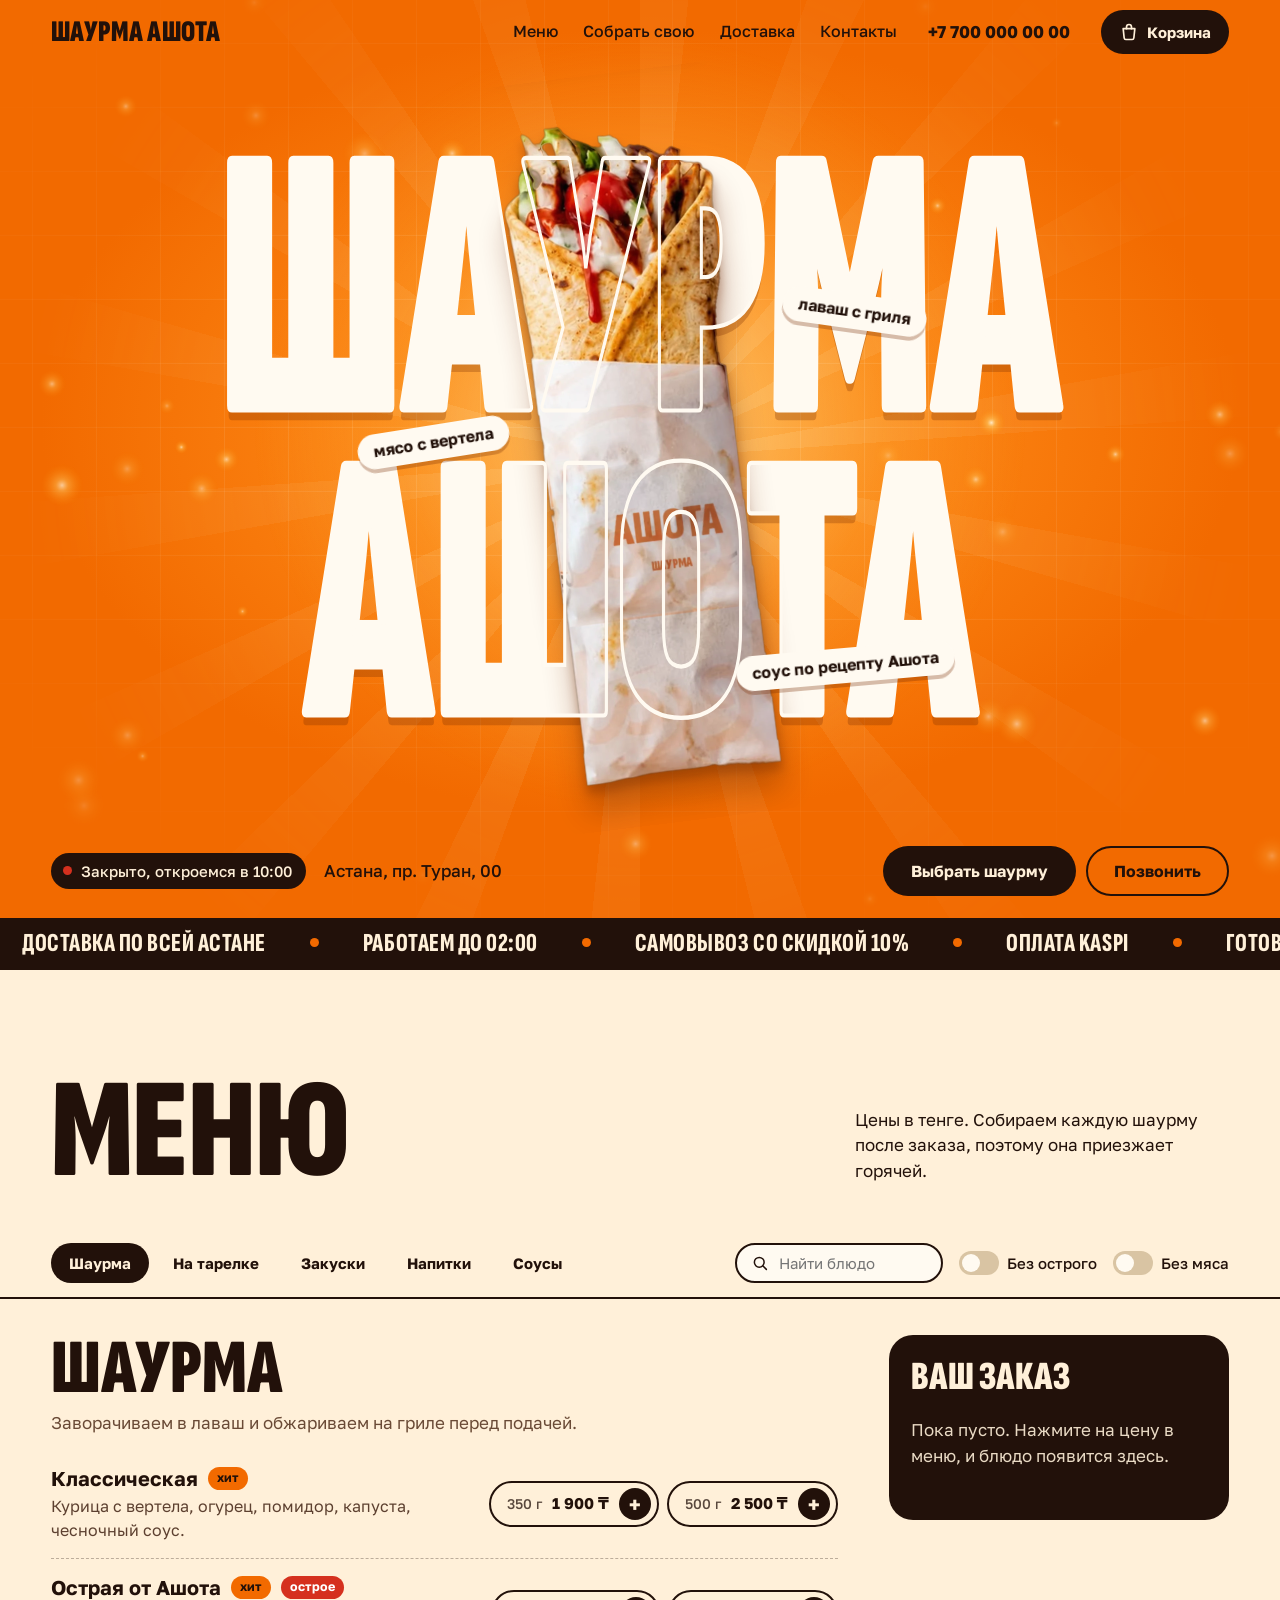
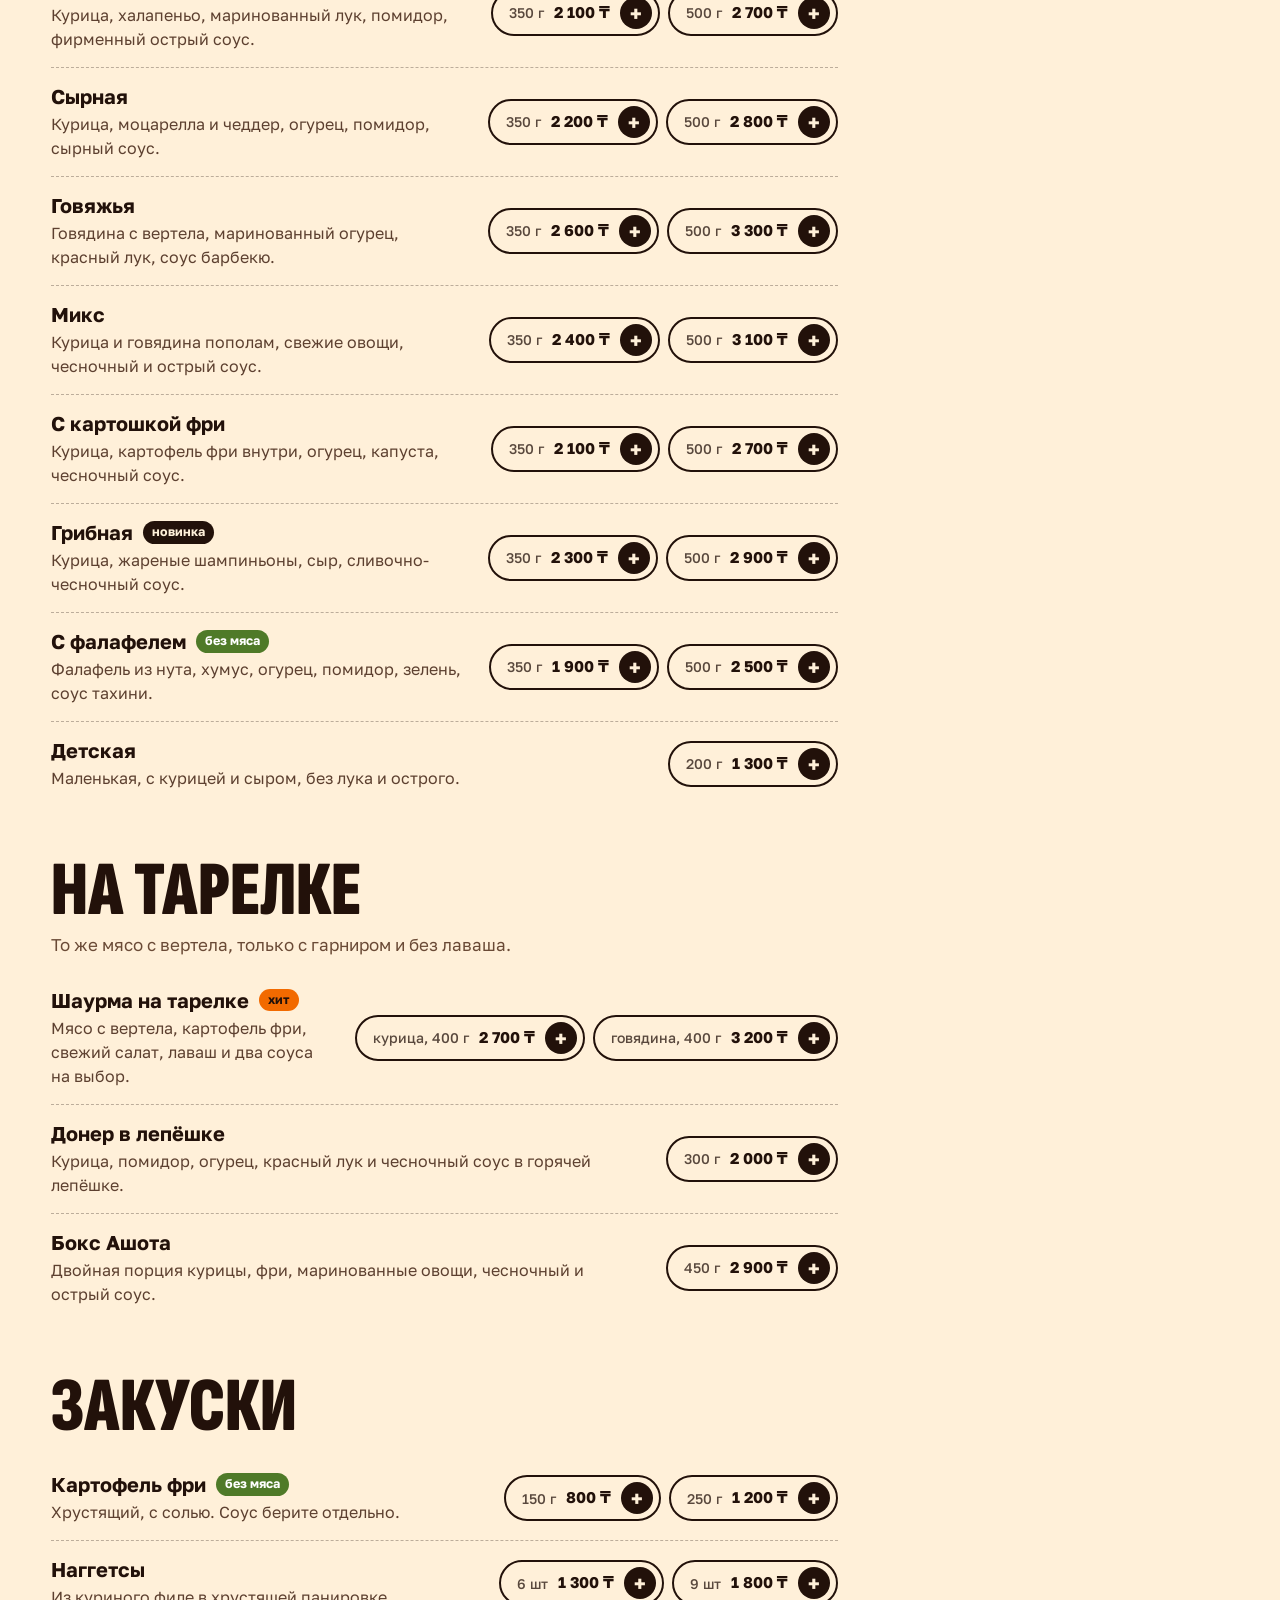
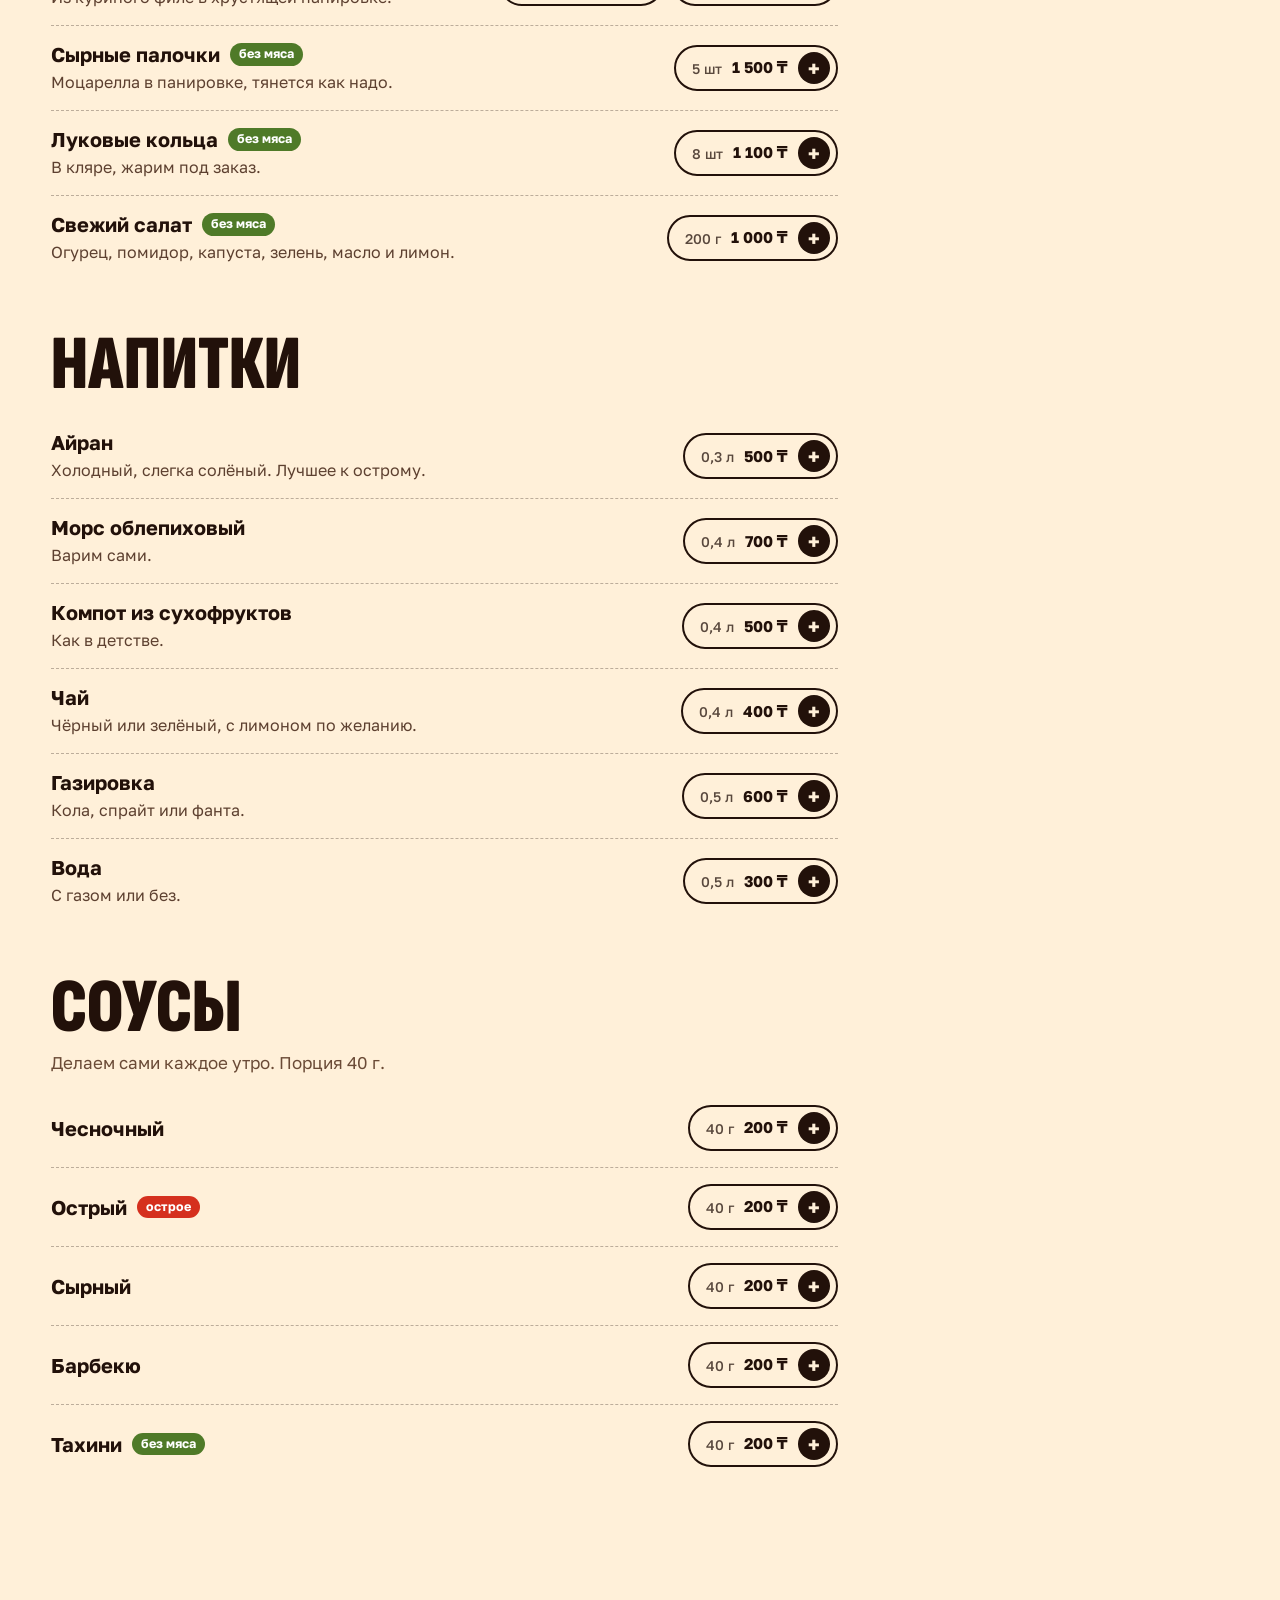
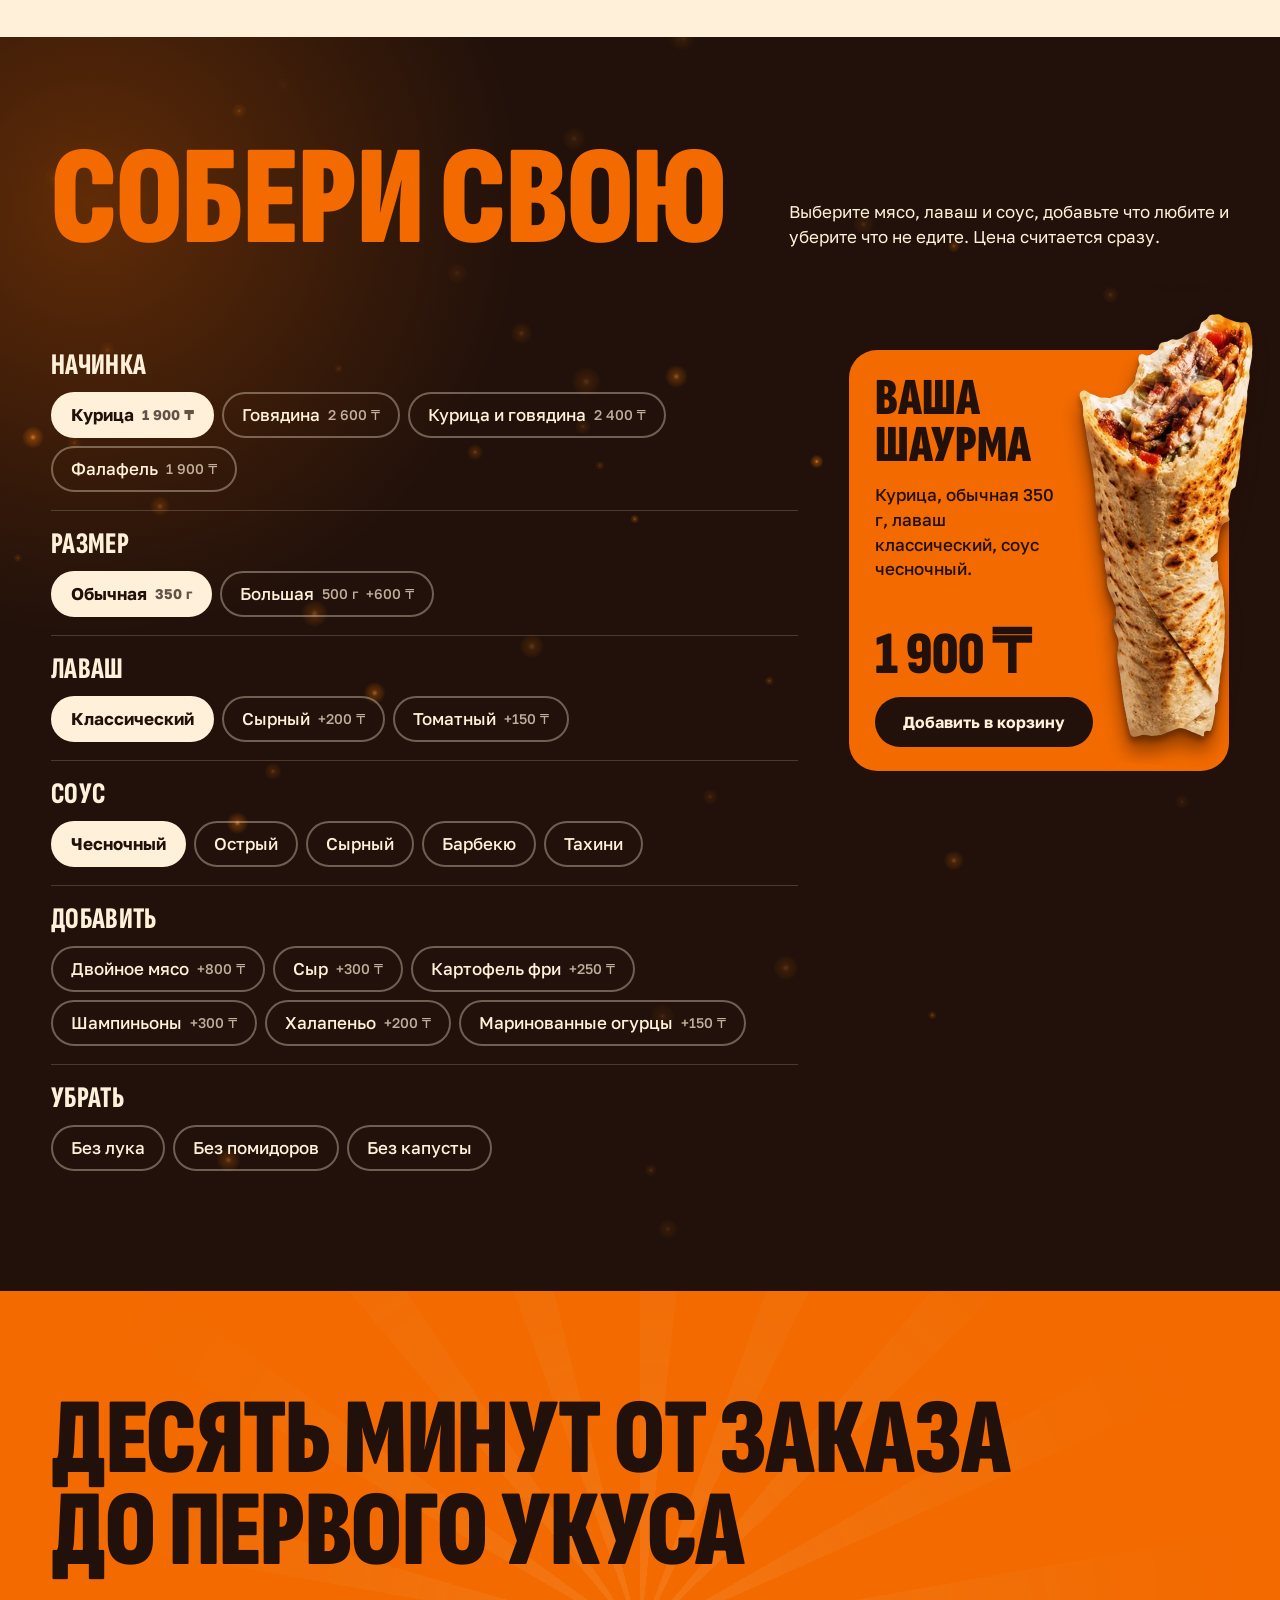
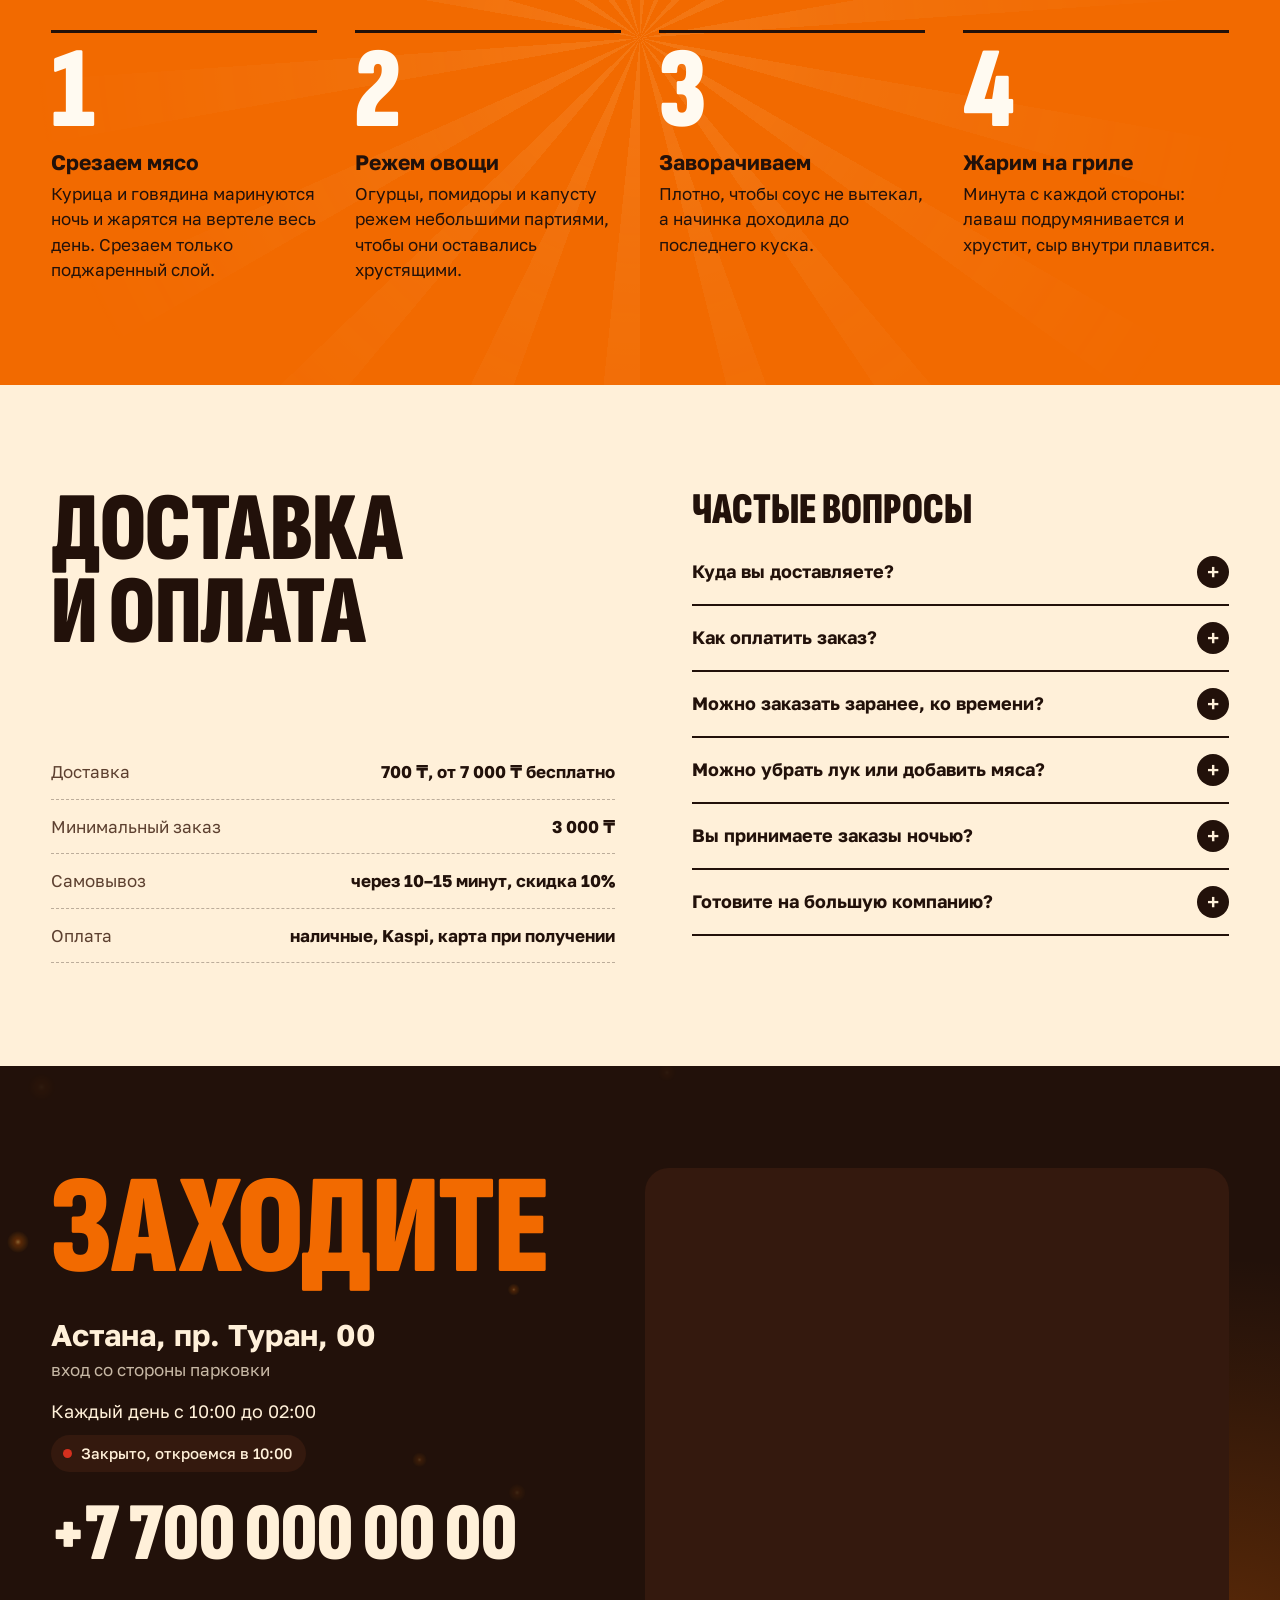
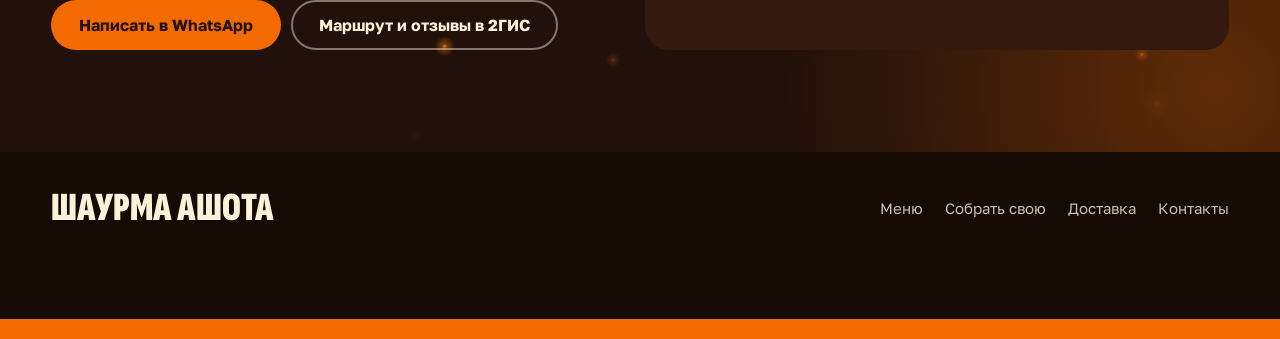
<file: index.html>
<!doctype html>
<html lang="ru">
<head>
<meta charset="utf-8">
<meta name="viewport" content="width=device-width, initial-scale=1, viewport-fit=cover">
<script>document.documentElement.classList.add('js');if(matchMedia('(pointer:coarse)').matches||innerWidth<760)document.documentElement.classList.add('lite')</script>
<title>Шаурма Ашота — горячая шаурма с доставкой по Астане</title>
<meta name="description" content="Шаурма Ашота в Астане: мясо с вертела, лаваш с гриля, соусы собственного приготовления. Доставка за 30–50 минут и самовывоз каждый день до 02:00.">
<meta name="theme-color" content="#f26a00">
<meta name="format-detection" content="telephone=no, date=no, address=no, email=no">
<meta property="og:type" content="website">
<meta property="og:locale" content="ru_KZ">
<meta property="og:title" content="Шаурма Ашота — горячая шаурма в Астане">
<meta property="og:description" content="Мясо с вертела, лаваш с гриля, соусы собственного приготовления. Доставка и самовывоз до 02:00.">
<meta property="og:image" content="assets/img/og.jpg">
<meta name="twitter:card" content="summary_large_image">
<link rel="icon" href="assets/img/favicon.svg" type="image/svg+xml">
<link rel="manifest" href="manifest.webmanifest">
<link rel="preload" href="assets/fonts/sofia-sans-extra-condensed-cyrillic-900-normal.woff2" as="font" type="font/woff2" crossorigin>
<link rel="preload" href="assets/img/shawarma.webp" as="image" imagesrcset="assets/img/shawarma-450.webp 406w, assets/img/shawarma.webp 813w" imagesizes="(max-width: 700px) 60vw, 420px">
<link rel="stylesheet" href="css/style.css">
</head>
<body>

<a class="skip" href="#menu">Перейти к меню</a>

<header class="top" id="header">
  <a class="top__logo" href="#top" aria-label="Шаурма Ашота, наверх">Шаурма Ашота</a>
  <nav class="top__nav" id="nav" aria-label="Разделы сайта">
    <a href="#menu">Меню</a>
    <a href="#build">Собрать свою</a>
    <a href="#delivery">Доставка</a>
    <a href="#contacts">Контакты</a>
  </nav>
  <a class="top__phone" data-phone-link href="tel:+77000000000"><span data-phone>+7 700 000 00 00</span></a>
  <button class="top__cart" type="button" data-open-cart aria-haspopup="dialog">
    <svg viewBox="0 0 24 24" width="20" height="20" aria-hidden="true"><path d="M5 8h14l-1.2 11.2a2 2 0 0 1-2 1.8H8.2a2 2 0 0 1-2-1.8L5 8Z" fill="none" stroke="currentColor" stroke-width="2" stroke-linejoin="round"/><path d="M9 8V6a3 3 0 0 1 6 0v2" fill="none" stroke="currentColor" stroke-width="2" stroke-linecap="round"/></svg>
    <span>Корзина</span>
    <b class="top__count" data-cart-count hidden>0</b>
  </button>
  <button class="top__burger" type="button" id="burger" aria-expanded="false" aria-controls="nav" aria-label="Открыть разделы">
    <span></span><span></span>
  </button>
</header>

<main>

<!-- главный экран -->
<section class="hero" id="top">
  <div class="hero__rays" aria-hidden="true"></div>
  <div class="hero__glow" aria-hidden="true"></div>
  <canvas class="fx" data-fx="hero" aria-hidden="true"></canvas>
  <div class="hero__stage" id="stage">
    <h1 class="hero__title">
      <span class="hero__word hero__word--top">Шаурма</span>
      <span class="hero__word hero__word--bottom">Ашота</span>
    </h1>

    <picture class="hero__photo" id="heroPhoto">
      <img src="assets/img/shawarma.webp"
           srcset="assets/img/shawarma-450.webp 406w, assets/img/shawarma.webp 813w"
           sizes="(max-width: 700px) 60vw, 420px"
           width="813" height="2000" alt="Шаурма с курицей, овощами и соусом в фирменной бумаге" fetchpriority="high">
    </picture>

    <!-- контур букв поверх фото -->
    <div class="hero__title hero__title--outline" aria-hidden="true">
      <span class="hero__word hero__word--top">Шаурма</span>
      <span class="hero__word hero__word--bottom">Ашота</span>
    </div>

    <span class="sticker sticker--a">мясо с вертела</span>
    <span class="sticker sticker--b">лаваш с гриля</span>
    <span class="sticker sticker--c">соус по рецепту Ашота</span>
  </div>

  <div class="hero__bar">
    <p class="hero__status">
      <span class="status" data-status><i></i><span data-status-text>Каждый день с 10:00 до 02:00</span></span>
      <span class="hero__where"><span data-city>Астана</span>, <span data-address>пр. Туран, 00</span></span>
    </p>
    <div class="hero__actions">
      <a class="btn btn--dark" href="#menu">Выбрать шаурму</a>
      <a class="btn btn--ghost" data-phone-link href="tel:+77000000000">Позвонить</a>
    </div>
  </div>
</section>

<!-- бегущая строка -->
<div class="ticker" aria-hidden="true">
  <div class="ticker__track">
    <span>доставка по всей Астане</span><span>работаем до 02:00</span><span>самовывоз со скидкой <b data-pickup-discount>10</b>%</span><span>оплата Kaspi</span><span>готовим за 10 минут</span>
    <span>доставка по всей Астане</span><span>работаем до 02:00</span><span>самовывоз со скидкой <b data-pickup-discount>10</b>%</span><span>оплата Kaspi</span><span>готовим за 10 минут</span>
  </div>
</div>

<!-- меню -->
<section class="menu" id="menu">
  <div class="menu__head">
    <h2 class="h-display">Меню</h2>
    <p class="menu__lead">Цены в тенге. Собираем каждую шаурму после заказа, поэтому она приезжает горячей.</p>
  </div>

  <div class="menu__tools" id="menuTools">
    <div class="menu__filters">
      <label class="search">
        <span class="visually-hidden">Поиск по меню</span>
        <svg viewBox="0 0 24 24" width="18" height="18" aria-hidden="true"><circle cx="11" cy="11" r="6.5" fill="none" stroke="currentColor" stroke-width="2"/><path d="m16 16 4.5 4.5" stroke="currentColor" stroke-width="2" stroke-linecap="round"/></svg>
        <input type="search" id="search" placeholder="Найти блюдо" autocomplete="off">
      </label>
      <label class="switch"><input type="checkbox" id="noHot"><span>Без острого</span></label>
      <label class="switch"><input type="checkbox" id="vegOnly"><span>Без мяса</span></label>
    </div>
    <div class="chips" id="chips" role="navigation" aria-label="Категории меню"></div>
  </div>

  <div class="menu__body">
    <div class="menu__list" id="menuList" aria-live="polite">
      <noscript><p class="menu__empty">Чтобы увидеть меню и собрать заказ, включите JavaScript. Или просто позвоните: +7 700 000 00 00.</p></noscript>
    </div>

    <aside class="side" aria-label="Ваш заказ">
      <h3 class="side__title">Ваш заказ</h3>
      <div class="side__items" data-cart-items="side" data-lenis-prevent></div>
      <div class="side__foot" data-cart-foot="side"></div>
    </aside>
  </div>
</section>

<!-- конструктор -->
<section class="build" id="build">
  <canvas class="fx" data-fx="dark" aria-hidden="true"></canvas>
  <div class="build__head">
    <h2 class="h-display">Собери свою</h2>
    <p>Выберите мясо, лаваш и соус, добавьте что любите и уберите что не едите. Цена считается сразу.</p>
  </div>
  <div class="build__grid">
    <form class="build__form" id="builder" novalidate></form>
    <aside class="build__card" aria-live="polite">
      <img class="build__img" src="assets/img/shawarma-card-sm.webp" srcset="assets/img/shawarma-card-sm.webp 388w, assets/img/shawarma-card.webp 777w" sizes="(max-width: 920px) 160px, 240px" width="777" height="1680" alt="" loading="lazy">
      <h3 class="build__name">Ваша шаурма</h3>
      <p class="build__desc" id="buildDesc"></p>
      <div class="build__row">
        <output class="build__price" id="buildPrice" for="builder">0 ₸</output>
        <button class="btn btn--fire" type="button" id="buildAdd">Добавить в корзину</button>
      </div>
    </aside>
  </div>
</section>

<!-- как готовим -->
<section class="how" id="how">
  <div class="hero__rays hero__rays--soft" aria-hidden="true"></div>
  <h2 class="h-display">Десять минут от заказа до первого укуса</h2>
  <ol class="how__steps">
    <li><h3>Срезаем мясо</h3><p>Курица и говядина маринуются ночь и жарятся на вертеле весь день. Срезаем только поджаренный слой.</p></li>
    <li><h3>Режем овощи</h3><p>Огурцы, помидоры и капусту режем небольшими партиями, чтобы они оставались хрустящими.</p></li>
    <li><h3>Заворачиваем</h3><p>Плотно, чтобы соус не вытекал, а начинка доходила до последнего куска.</p></li>
    <li><h3>Жарим на гриле</h3><p>Минута с каждой стороны: лаваш подрумянивается и хрустит, сыр внутри плавится.</p></li>
  </ol>
</section>

<!-- доставка -->
<section class="delivery" id="delivery">
  <div class="delivery__grid">
    <div>
      <h2 class="h-display">Доставка и оплата</h2>
      <dl class="facts">
        <div><dt>Привезём</dt><dd>за <span data-delivery-time>30–50 минут</span></dd></div>
        <div><dt>Доставка</dt><dd><span data-delivery-fee>700</span> ₸, от <span data-delivery-free>7 000</span> ₸ бесплатно</dd></div>
        <div><dt>Минимальный заказ</dt><dd><span data-delivery-min>3 000</span> ₸</dd></div>
        <div><dt>Самовывоз</dt><dd>через <span data-pickup-time>10–15 минут</span>, скидка <span data-pickup-discount>10</span>%</dd></div>
        <div><dt>Оплата</dt><dd>наличные, Kaspi, карта при получении</dd></div>
      </dl>
    </div>
    <div class="faq" id="faq">
      <h3 class="faq__title">Частые вопросы</h3>
    </div>
  </div>
</section>

<!-- контакты -->
<section class="contacts" id="contacts">
  <canvas class="fx" data-fx="dark" aria-hidden="true"></canvas>
  <div class="contacts__grid">
    <div class="contacts__info">
      <h2 class="h-display">Заходите</h2>
      <address>
        <p class="contacts__addr"><span data-city>Астана</span>, <span data-address>пр. Туран, 00</span></p>
        <p class="contacts__landmark" data-landmark></p>
      </address>
      <p class="contacts__hours">Каждый день с <span data-open>10:00</span> до <span data-close>02:00</span></p>
      <p class="contacts__status"><span class="status status--onDark" data-status><i></i><span data-status-text></span></span></p>
      <a class="contacts__phone" data-phone-link href="tel:+77000000000"><span data-phone>+7 700 000 00 00</span></a>
      <div class="contacts__links">
        <a class="btn btn--fire" data-wa-link href="#" target="_blank" rel="noopener">Написать в WhatsApp</a>
        <a class="btn btn--line" data-2gis-link href="#" target="_blank" rel="noopener">Маршрут и отзывы в 2ГИС</a>
        <a class="btn btn--line" data-ig-link href="#" target="_blank" rel="noopener" hidden>Instagram</a>
      </div>
    </div>
    <div class="contacts__map">
      <iframe id="map" title="Карта: Шаурма Ашота в Астане" loading="lazy" referrerpolicy="no-referrer-when-downgrade"></iframe>
    </div>
  </div>
</section>

</main>

<footer class="foot">
  <p class="foot__brand">Шаурма Ашота</p>
  <nav class="foot__nav" aria-label="Разделы в подвале">
    <a href="#menu">Меню</a><a href="#build">Собрать свою</a><a href="#delivery">Доставка</a><a href="#contacts">Контакты</a>
  </nav>
  <p class="foot__copy">© <span id="year">2026</span> Шаурма Ашота, Астана. Вес блюд указан в готовом виде и может немного отличаться.</p>
  <p class="foot__made">Создано <a href="https://t.me/bauyrzhanov_12_" target="_blank" rel="noopener">@bauyrzhanov_12_</a></p>
</footer>

<!-- нижняя панель корзины на телефоне -->
<button class="dock" type="button" data-open-cart hidden>
  <span class="dock__count" data-cart-count>0</span>
  <span class="dock__label">Корзина</span>
  <span class="dock__sum" data-cart-sum>0 ₸</span>
</button>

<!-- корзина и оформление -->
<dialog class="cart" id="cart" aria-labelledby="cartTitle">
  <div class="cart__inner">
    <header class="cart__head">
      <h2 class="cart__title" id="cartTitle">Корзина</h2>
      <button class="cart__close" type="button" data-close-cart aria-label="Закрыть корзину">
        <svg viewBox="0 0 24 24" width="22" height="22" aria-hidden="true"><path d="M5 5l14 14M19 5 5 19" stroke="currentColor" stroke-width="2.2" stroke-linecap="round"/></svg>
      </button>
    </header>

    <div class="cart__scroll" id="cartScroll" data-lenis-prevent>
      <div class="cart__items" data-cart-items="cart"></div>

      <form class="order" id="order" novalidate hidden>
        <fieldset class="order__mode">
          <legend class="visually-hidden">Способ получения</legend>
          <label><input type="radio" name="mode" value="delivery" checked><span>Доставка</span></label>
          <label><input type="radio" name="mode" value="pickup"><span>Самовывоз</span></label>
        </fieldset>
        <p class="order__hint" id="modeHint"></p>

        <div class="field">
          <label for="f-name">Имя</label>
          <input id="f-name" name="name" type="text" autocomplete="given-name" required>
          <p class="field__err" data-err="name"></p>
        </div>
        <div class="field">
          <label for="f-phone">Телефон</label>
          <input id="f-phone" name="phone" type="tel" inputmode="tel" autocomplete="tel" placeholder="+7 (___) ___-__-__" required>
          <p class="field__err" data-err="phone"></p>
        </div>

        <div class="collapse" data-only="delivery"><div class="collapse__in">
          <div class="field">
            <label for="f-street">Улица и дом</label>
            <input id="f-street" name="street" type="text" autocomplete="street-address" placeholder="Например, Кабанбай батыра, 11">
            <p class="field__err" data-err="street"></p>
          </div>
          <div class="field-row">
            <div class="field"><label for="f-flat">Квартира, офис</label><input id="f-flat" name="flat" type="text" inputmode="numeric"></div>
            <div class="field"><label for="f-entrance">Подъезд</label><input id="f-entrance" name="entrance" type="text" inputmode="numeric"></div>
            <div class="field"><label for="f-floor">Этаж</label><input id="f-floor" name="floor" type="text" inputmode="numeric"></div>
          </div>
        </div></div>

        <div class="field">
          <label for="f-time">Когда</label>
          <select id="f-time" name="time"></select>
        </div>

        <div class="field">
          <label for="f-pay">Оплата</label>
          <select id="f-pay" name="pay">
            <option value="Kaspi перевод">Kaspi перевод</option>
            <option value="Наличные">Наличные</option>
            <option value="Картой при получении">Картой при получении</option>
          </select>
        </div>
        <div class="collapse is-off" data-only="cash" inert><div class="collapse__in"><div class="field">
          <label for="f-change">Сдача с какой купюры</label>
          <input id="f-change" name="change" type="text" inputmode="numeric" placeholder="Например, 10 000">
        </div></div></div>

        <div class="field">
          <label for="f-comment">Комментарий</label>
          <textarea id="f-comment" name="comment" rows="2" placeholder="Код домофона, без лука, не звонить в дверь"></textarea>
        </div>
      </form>

      <div class="done" id="done" hidden>
        <h3>Заказ собран</h3>
        <p>Мы открыли WhatsApp с готовым сообщением. Нажмите «Отправить», и мы сразу подтвердим заказ и время.</p>
        <p>Если WhatsApp не открылся, позвоните: <a data-phone-link href="tel:+77000000000"><span data-phone>+7 700 000 00 00</span></a></p>
        <div class="done__actions">
          <a class="btn btn--fire" id="doneWa" href="#" target="_blank" rel="noopener">Открыть WhatsApp ещё раз</a>
          <button class="btn btn--line-dark" type="button" data-close-cart>Вернуться на сайт</button>
        </div>
      </div>
    </div>

    <footer class="cart__foot" data-cart-foot="cart"></footer>
  </div>
</dialog>

<div class="toast" id="toast" role="status" aria-live="polite"></div>

<script src="js/vendor/lenis.min.js"></script>
<script src="js/data.js"></script>
<script src="js/app.js"></script>
</body>
</html>
</file>
<file: css/style.css>
/* ---------- шрифты ---------- */
@font-face{font-family:"Sofia Sans XC";font-weight:800;font-display:swap;src:url(../assets/fonts/sofia-sans-extra-condensed-cyrillic-800-normal.woff2) format("woff2");unicode-range:U+0301,U+0400-045F,U+0490-0491,U+04B0-04B1,U+2116}
@font-face{font-family:"Sofia Sans XC";font-weight:800;font-display:swap;src:url(../assets/fonts/sofia-sans-extra-condensed-latin-800-normal.woff2) format("woff2");unicode-range:U+0000-00FF,U+0131,U+0152-0153,U+02C6,U+02DA,U+02DC,U+2000-206F,U+20AC,U+2122,U+2212}
@font-face{font-family:"Sofia Sans XC";font-weight:900;font-display:swap;src:url(../assets/fonts/sofia-sans-extra-condensed-cyrillic-900-normal.woff2) format("woff2");unicode-range:U+0301,U+0400-045F,U+0490-0491,U+04B0-04B1,U+2116}
@font-face{font-family:"Sofia Sans XC";font-weight:900;font-display:swap;src:url(../assets/fonts/sofia-sans-extra-condensed-latin-900-normal.woff2) format("woff2");unicode-range:U+0000-00FF,U+0131,U+0152-0153,U+02C6,U+02DA,U+02DC,U+2000-206F,U+20AC,U+2122,U+2212}
@font-face{font-family:"Golos Text";font-weight:400;font-display:swap;src:url(../assets/fonts/golos-text-cyrillic-400-normal.woff2) format("woff2");unicode-range:U+0301,U+0400-045F,U+0490-0491,U+04B0-04B1,U+2116}
@font-face{font-family:"Golos Text";font-weight:400;font-display:swap;src:url(../assets/fonts/golos-text-latin-400-normal.woff2) format("woff2");unicode-range:U+0000-00FF,U+0131,U+0152-0153,U+02C6,U+02DA,U+02DC,U+2000-206F,U+20AC,U+2122,U+2212}
@font-face{font-family:"Golos Text";font-weight:500;font-display:swap;src:url(../assets/fonts/golos-text-cyrillic-500-normal.woff2) format("woff2");unicode-range:U+0301,U+0400-045F,U+0490-0491,U+04B0-04B1,U+2116}
@font-face{font-family:"Golos Text";font-weight:500;font-display:swap;src:url(../assets/fonts/golos-text-latin-500-normal.woff2) format("woff2");unicode-range:U+0000-00FF,U+0131,U+0152-0153,U+02C6,U+02DA,U+02DC,U+2000-206F,U+20AC,U+2122,U+2212}
@font-face{font-family:"Golos Text";font-weight:700;font-display:swap;src:url(../assets/fonts/golos-text-cyrillic-700-normal.woff2) format("woff2");unicode-range:U+0301,U+0400-045F,U+0490-0491,U+04B0-04B1,U+2116}
@font-face{font-family:"Golos Text";font-weight:700;font-display:swap;src:url(../assets/fonts/golos-text-latin-700-normal.woff2) format("woff2");unicode-range:U+0000-00FF,U+0131,U+0152-0153,U+02C6,U+02DA,U+02DC,U+2000-206F,U+20AC,U+2122,U+2212}

/* ---------- основа ---------- */
:root{
  --fire:#f26a00;      /* оранжевый фон, как на вывеске */
  --ember:#ffa02e;     /* горячий центр */
  --char:#22110a;      /* подгоревшая корочка */
  --char-2:#34190e;
  --lavash:#fff0d9;    /* лаваш */
  --sauce:#fffaf1;     /* чесночный соус */
  --tomato:#d5301e;
  --pickle:#4f7a28;
  --display:"Sofia Sans XC","Arial Narrow","Roboto Condensed",Impact,sans-serif;
  --text:"Golos Text",system-ui,-apple-system,"Segoe UI",Roboto,sans-serif;
  --header-h:64px;
  --pad:clamp(16px,4vw,56px);
  --ease:cubic-bezier(.22,1,.36,1);
  --glide:cubic-bezier(.65,0,.35,1);
}
*,*::before,*::after{box-sizing:border-box}
html{scroll-padding-top:calc(var(--header-h) + 12px);-webkit-text-size-adjust:100%}
body{margin:0;font-family:var(--text);font-size:17px;line-height:1.5;color:var(--char);background:var(--fire);overflow-x:hidden}
h1,h2,h3,p,ol,ul,dl,dd,figure,fieldset{margin:0;padding:0}
fieldset{border:0;min-width:0}
img{max-width:100%;height:auto;display:block}
a{color:inherit}
button,input,select,textarea{font:inherit;color:inherit}
button{cursor:pointer}
:focus-visible{outline:3px solid var(--char);outline-offset:3px;border-radius:6px}
.build :focus-visible,.contacts :focus-visible,.foot :focus-visible,.top.is-solid :focus-visible{outline-color:var(--ember)}
[hidden]{display:none !important}
.visually-hidden{position:absolute;width:1px;height:1px;overflow:hidden;clip-path:inset(50%);white-space:nowrap}
.skip{position:absolute;left:12px;top:-60px;z-index:100;background:var(--char);color:var(--lavash);padding:10px 16px;border-radius:999px;text-decoration:none}
.skip:focus{top:12px}

.h-display{font-family:var(--display);font-weight:900;text-transform:uppercase;line-height:.86;letter-spacing:-.005em;font-size:clamp(64px,11vw,168px);text-wrap:balance}

/* ---------- кнопки ---------- */
.btn{display:inline-flex;align-items:center;justify-content:center;gap:8px;min-height:50px;padding:0 26px;border-radius:999px;border:2px solid transparent;font-weight:700;font-size:16px;text-decoration:none;white-space:nowrap;transition:transform .5s var(--ease),background-color .5s,color .5s}
.btn:active{transform:scale(.97)}
.btn--dark{background:var(--char);color:var(--lavash)}
.btn--dark:hover{background:#000}
.btn--ghost{border-color:var(--char);color:var(--char)}
.btn--ghost:hover{background:var(--char);color:var(--lavash)}
.btn--fire{background:var(--fire);color:var(--char)}
.btn--fire:hover{background:var(--ember)}
.btn--line{border-color:rgba(255,240,217,.45);color:var(--lavash)}
.btn--line:hover{border-color:var(--lavash)}
.btn--line-dark{border-color:var(--char);color:var(--char);background:transparent}
.btn--line-dark:hover{background:var(--char);color:var(--lavash)}
.btn[disabled]{opacity:.45;cursor:not-allowed}

/* ---------- шапка ---------- */
.top{position:fixed;inset:0 0 auto 0;z-index:40;height:var(--header-h);display:flex;align-items:center;gap:clamp(12px,2.4vw,32px);padding:0 var(--pad);color:var(--char);transition:background-color .7s,color .7s}
.top.is-solid{background:var(--char);color:var(--lavash)}
.top__logo{font-family:var(--display);font-weight:900;font-size:30px;line-height:1;text-transform:uppercase;text-decoration:none;letter-spacing:.01em;margin-right:auto}
.top__nav{display:flex;gap:clamp(14px,2vw,28px)}
.top__nav a{text-decoration:none;font-weight:500;font-size:16px;padding:6px 0;border-bottom:2px solid transparent}
.top__nav a:hover{border-bottom-color:currentColor}
.top__phone{text-decoration:none;font-weight:700;white-space:nowrap}
.top__cart{position:relative;display:inline-flex;align-items:center;gap:8px;height:44px;padding:0 18px;border-radius:999px;border:0;background:var(--char);color:var(--lavash);font-weight:700;font-size:15px}
.top.is-solid .top__cart{background:var(--fire);color:var(--char)}
.top__count{min-width:24px;height:24px;padding:0 6px;border-radius:999px;background:var(--lavash);color:var(--char);font-size:13px;display:inline-grid;place-items:center}
.top__count[hidden]{display:none}
.top__count.is-bump{animation:bump .9s var(--ease)}
@keyframes bump{40%{transform:scale(1.45)}}
.top__burger{display:none;width:44px;height:44px;border:0;background:none;padding:0;position:relative}
.top__burger span{position:absolute;left:10px;right:10px;height:2.5px;border-radius:2px;background:currentColor;transition:transform .55s var(--ease)}
.top__burger span:first-child{top:16px}
.top__burger span:last-child{top:25px}
.top__burger[aria-expanded="true"] span:first-child{transform:translateY(4.5px) rotate(45deg)}
.top__burger[aria-expanded="true"] span:last-child{transform:translateY(-4.5px) rotate(-45deg)}

@media (max-width:920px){
  .top__phone{display:none}
  .top__burger{display:block}
  .top__nav{position:fixed;inset:var(--header-h) 0 auto 0;flex-direction:column;gap:0;padding:8px var(--pad) 20px;background:var(--char);color:var(--lavash);transform:translateY(-110%);visibility:hidden;transition:transform .8s var(--ease),visibility 0s .8s}
  .top__nav.is-open{transform:none;visibility:visible;transition:transform .8s var(--ease)}
  .top__nav a{font-family:var(--display);font-weight:800;text-transform:uppercase;font-size:44px;line-height:1.15;border:0}
  .top.is-menu{background:var(--char);color:var(--lavash)}
  .top.is-menu .top__cart{background:var(--fire);color:var(--char)}
}
@media (max-width:480px){
  .top__cart span{display:none}
  .top__cart{padding:0 14px}
  .top__logo{font-size:26px}
}

/* ---------- главный экран ---------- */
.hero{position:relative;min-height:100svh;display:grid;grid-template-columns:minmax(0,1fr);grid-template-rows:1fr auto;padding-top:var(--header-h);overflow:hidden;
  background:radial-gradient(ellipse 60% 55% at 50% 46%,var(--ember) 0%,#fb8312 38%,var(--fire) 78%)}
.hero::before{content:"";position:absolute;inset:0;pointer-events:none;
  background-image:linear-gradient(rgba(255,244,224,.16) 1px,transparent 1px),linear-gradient(90deg,rgba(255,244,224,.16) 1px,transparent 1px);
  background-size:64px 64px;background-position:center;
  -webkit-mask-image:radial-gradient(ellipse 75% 70% at 50% 45%,#000 10%,transparent 85%);mask-image:radial-gradient(ellipse 75% 70% at 50% 45%,#000 10%,transparent 85%)}

.hero__stage{--fs:min(30vw,31.5svh);--sy:1.36;position:relative;display:grid;place-items:center;padding:8px 0;min-height:0}
.hero__stage > *{grid-area:1/1}
.hero__title{display:flex;flex-direction:column;align-items:center;font-family:var(--display);font-weight:900;font-size:var(--fs);line-height:calc(.79 * var(--sy));text-transform:uppercase;color:var(--sauce);white-space:nowrap;user-select:none;position:relative;z-index:1}
.hero__word{display:block;transform:scaleY(var(--sy));letter-spacing:-.005em}
.hero__word--top{text-shadow:0 .025em 0 rgba(120,44,0,.28)}
.hero__word--bottom{text-shadow:0 .025em 0 rgba(120,44,0,.28)}
.hero__title--outline{z-index:3;color:transparent;-webkit-text-stroke:max(1.5px,.011em) var(--sauce);pointer-events:none}
.hero__title--outline .hero__word{text-shadow:none}

.hero__photo{z-index:2;height:calc(var(--fs) * 1.95 * var(--sy));aspect-ratio:813/2000;--px:0px;--py:0px;--rot:-7deg;
  transform:translate3d(var(--px),var(--py),0) rotate(var(--rot));will-change:transform}
.hero__photo img{width:100%;height:100%;object-fit:contain}

.sticker{z-index:4;position:absolute;grid-area:auto;background:var(--sauce);color:var(--char);font-weight:700;font-size:clamp(13px,1.25vw,18px);line-height:1.2;padding:.5em 1em;border-radius:999px;box-shadow:0 4px 0 rgba(120,44,0,.3);white-space:nowrap}
.sticker--a{right:calc(50% + var(--fs) * .46);top:47%;transform:rotate(-9deg)}
.sticker--b{left:calc(50% + var(--fs) * .5);top:30%;transform:rotate(8deg)}
.sticker--c{left:calc(50% + var(--fs) * .34);top:76%;transform:rotate(-5deg)}

.hero__bar{position:relative;z-index:5;display:flex;flex-wrap:wrap;align-items:center;justify-content:space-between;gap:14px 24px;padding:14px var(--pad) calc(22px + env(safe-area-inset-bottom))}
.hero__status{display:flex;flex-wrap:wrap;align-items:center;gap:8px 18px;font-weight:500}
.hero__actions{display:flex;gap:10px}

.status{display:inline-flex;align-items:center;gap:9px;padding:7px 14px 7px 12px;border-radius:999px;background:var(--char);color:var(--lavash);font-size:15px;font-weight:500}
.status i{width:9px;height:9px;border-radius:50%;background:#9a8a7c}
.status.is-open i{background:#62d256;box-shadow:0 0 0 4px rgba(98,210,86,.25)}
.status.is-closed i{background:var(--tomato)}
.status--onDark{background:var(--char-2)}

/* выход на сцену: один раз при загрузке */
.hero__word--top{animation:wordTop 1.8s var(--ease) both}
.hero__word--bottom{animation:wordBottom 1.8s var(--ease) .15s both}
.hero__photo{animation:drop 2.2s cubic-bezier(.22,1.08,.36,1) .35s both}
.sticker{animation:pop 1.1s cubic-bezier(.22,1.25,.36,1) both}
.sticker--a{animation-delay:1.5s}.sticker--b{animation-delay:1.7s}.sticker--c{animation-delay:1.9s}
@keyframes wordTop{from{opacity:0;transform:translateY(-22%) scaleY(var(--sy))}}
@keyframes wordBottom{from{opacity:0;transform:translateY(22%) scaleY(var(--sy))}}
@keyframes drop{from{opacity:0;transform:translate3d(0,26%,0) rotate(18deg) scale(.8)}}
@keyframes pop{from{opacity:0;scale:.4}}

/* вертикальные экраны: буквы вытягиваем ещё выше */
@media (max-aspect-ratio:4/5){
  .hero__stage{--fs:31.5vw;--sy:1.78}
  .hero__photo{height:calc(var(--fs) * 1.92 * var(--sy))}
  .sticker--a{right:auto;left:4vw;top:46.5%}
  .sticker--b{left:auto;right:4vw;top:24%}
  .sticker--c{left:auto;right:5vw;top:79%}
  .hero__bar{flex-direction:column;align-items:stretch}
  .hero__status{justify-content:space-between}
  .hero__actions .btn{flex:1}
}

/* ---------- бегущая строка ---------- */
.ticker{background:var(--char);color:var(--lavash);overflow:hidden;padding:13px 0}
.ticker__track{display:flex;width:max-content;animation:ticker 52s linear infinite}
.ticker__track span{font-family:var(--display);font-weight:800;text-transform:uppercase;font-size:26px;line-height:1;letter-spacing:.02em;padding:0 22px;white-space:nowrap}
.ticker__track span::after{content:"";display:inline-block;vertical-align:middle;width:9px;height:9px;border-radius:50%;background:var(--fire);margin:-4px 0 0 44px}
.ticker__track b{font-weight:inherit}
@keyframes ticker{to{transform:translateX(-50%)}}

/* ---------- меню ---------- */
.menu{background:var(--lavash);padding:clamp(56px,8vw,112px) var(--pad) clamp(64px,8vw,120px)}
.menu__head{display:flex;flex-wrap:wrap;align-items:flex-end;justify-content:space-between;gap:12px 40px;margin-bottom:clamp(20px,3vw,36px)}
.menu__lead{max-width:34ch;font-size:17px;padding-bottom:.6em}

.menu__tools{position:sticky;top:var(--header-h);z-index:10;margin:0 calc(var(--pad) * -1);padding:10px var(--pad);background:var(--lavash);display:flex;flex-wrap:wrap;align-items:center;justify-content:space-between;gap:10px 20px;border-bottom:2px solid var(--char)}
.chips{order:-1;display:flex;gap:6px;overflow-x:auto;scrollbar-width:none;margin:0 -4px;padding:4px}
.chips::-webkit-scrollbar{display:none}
.chip{flex:none;height:40px;padding:0 16px;border-radius:999px;border:2px solid transparent;background:transparent;font-weight:700;font-size:15px;text-decoration:none;display:inline-flex;align-items:center}
.chip:hover{border-color:var(--char)}
.chip.is-active{background:var(--char);color:var(--lavash)}
.menu__filters{display:flex;flex-wrap:wrap;align-items:center;gap:8px 16px}
.search{display:flex;align-items:center;gap:8px;height:40px;padding:0 14px;border-radius:999px;border:2px solid var(--char);background:var(--sauce)}
.search input{border:0;background:none;outline:0;width:150px;font-size:15px}
.search:focus-within{outline:3px solid var(--fire);outline-offset:2px}
.switch{display:inline-flex;align-items:center;gap:8px;font-size:15px;font-weight:500;cursor:pointer;user-select:none}
.switch input{appearance:none;width:40px;height:24px;border-radius:999px;background:#d9c4a3;position:relative;margin:0;cursor:pointer;transition:background-color .5s}
.switch input::after{content:"";position:absolute;top:3px;left:3px;width:18px;height:18px;border-radius:50%;background:var(--sauce);transition:transform .5s var(--ease)}
.switch input:checked{background:var(--char)}
.switch input:checked::after{transform:translateX(16px)}

.menu__body{display:grid;grid-template-columns:minmax(0,1fr) 340px;gap:clamp(24px,4vw,64px);align-items:start;margin-top:clamp(20px,3vw,36px)}
.cat{padding-bottom:clamp(28px,4vw,52px)}
.cat__title{font-family:var(--display);font-weight:900;text-transform:uppercase;font-size:clamp(46px,6vw,84px);line-height:.9}
.cat__note{margin-top:6px;max-width:52ch;color:#6a4a36}
.cat__list{list-style:none;margin-top:14px}

.dish{display:grid;grid-template-columns:minmax(0,1fr) auto;gap:6px 24px;align-items:center;padding:16px 0;border-bottom:1.5px dashed rgba(34,17,10,.3)}
.dish:last-child{border-bottom:0}
.dish__name{font-size:20px;font-weight:700;line-height:1.25;display:flex;flex-wrap:wrap;align-items:center;gap:6px 10px}
.dish__desc{margin-top:3px;color:#5d4030;max-width:56ch;font-size:16px}
.tag{font-size:12.5px;font-weight:700;line-height:1;padding:5px 9px;border-radius:999px;white-space:nowrap}
.tag--hit{background:var(--fire);color:var(--char)}
.tag--hot{background:var(--tomato);color:#fff}
.tag--veg{background:var(--pickle);color:#fff}
.tag--new{background:var(--char);color:var(--lavash)}
.dish__buy{display:flex;flex-wrap:wrap;justify-content:flex-end;gap:8px}
.buy{display:inline-flex;align-items:center;gap:10px;height:46px;padding:0 6px 0 16px;border-radius:999px;border:2px solid var(--char);background:transparent;font-weight:700;font-size:15.5px;white-space:nowrap;transition:background-color .5s,color .5s,transform .5s var(--ease)}
.buy small{font-size:14px;font-weight:500;opacity:.75}
.buy i{font-style:normal;width:32px;height:32px;border-radius:50%;background:var(--char);color:var(--lavash);display:grid;place-items:center;font-size:20px;line-height:1;transition:background-color .5s,color .5s}
.buy:hover{background:var(--char);color:var(--lavash)}
.buy:hover i{background:var(--fire);color:var(--char)}
.buy:active{transform:scale(.96)}
.buy.is-in{background:var(--fire);border-color:var(--fire)}
.buy.is-in:hover{background:var(--ember);color:var(--char);border-color:var(--ember)}
.buy.is-in i{background:var(--char);color:var(--lavash);font-size:14px;font-weight:700}
.menu__empty{padding:28px 0;font-size:18px}
.menu__empty button{border:0;background:none;padding:0;font-weight:700;text-decoration:underline;text-underline-offset:3px}

/* боковой заказ */
.side{position:sticky;top:calc(var(--header-h) + 84px);background:var(--char);color:var(--lavash);border-radius:24px;padding:22px;max-height:calc(100vh - var(--header-h) - 108px);display:flex;flex-direction:column}
.side__title{font-family:var(--display);font-weight:900;text-transform:uppercase;font-size:40px;line-height:1;margin-bottom:10px}
.side__items{overflow-y:auto;min-height:0;margin:0 -8px;padding:0 8px;scrollbar-width:thin;scrollbar-color:#6a4a36 transparent}
.side__foot{padding-top:14px}
.side .btn{width:100%}

/* строки корзины — общие для боковой панели и окна */
.line{display:grid;grid-template-columns:minmax(0,1fr) auto;gap:4px 12px;padding:12px 0;border-bottom:1px solid rgba(128,90,60,.35)}
.line:last-child{border-bottom:0}
.line__name{font-weight:700;line-height:1.3}
.line__meta{grid-column:1;font-size:14px;opacity:.75;line-height:1.35}
.line__sum{font-weight:700;white-space:nowrap;text-align:right}
.line__qty{grid-column:2;display:inline-flex;align-items:center;justify-self:end;border-radius:999px;background:rgba(128,90,60,.22)}
.line__qty button{width:34px;height:34px;border:0;background:none;border-radius:50%;font-size:19px;font-weight:700;line-height:1}
.line__qty button:hover{background:var(--fire);color:var(--char)}
.line__qty span{min-width:22px;text-align:center;font-weight:700;font-size:15px}
.empty{padding:10px 0 4px;opacity:.9}
.empty p{margin-bottom:12px}
.empty .btn{width:100%}
.sum{display:grid;gap:5px;margin-bottom:14px;font-size:15.5px}
.sum div{display:flex;justify-content:space-between;gap:12px}
.sum .sum__total{font-size:21px;font-weight:700;padding-top:8px;margin-top:3px;border-top:1px solid rgba(128,90,60,.45)}
.sum__note{font-size:14px;line-height:1.4;margin:-4px 0 12px;opacity:.85}
.sum__note b{color:var(--ember)}
.cart .sum__note b{color:#b84300}

/* ---------- конструктор ---------- */
.build{background:var(--char);color:var(--lavash);padding:clamp(56px,8vw,112px) var(--pad)}
.build__head{display:flex;flex-wrap:wrap;align-items:flex-end;justify-content:space-between;gap:12px 40px;margin-bottom:clamp(24px,4vw,48px)}
.build__head .h-display{color:var(--fire)}
.build__head p{max-width:40ch;padding-bottom:.6em}
.build__grid{display:grid;grid-template-columns:minmax(0,1fr) 380px;gap:clamp(24px,4vw,64px);align-items:start}
.group{padding:18px 0;border-top:1px solid rgba(255,240,217,.18)}
.group:first-child{border-top:0;padding-top:0}
.group legend{font-family:var(--display);font-weight:800;text-transform:uppercase;font-size:30px;line-height:1;letter-spacing:.01em;padding:0;margin-bottom:12px;float:left;width:100%}
.group__opts{clear:both;display:flex;flex-wrap:wrap;gap:8px}
.opt{position:relative}
.opt input{position:absolute;inset:0;opacity:0;margin:0;cursor:pointer}
.opt span{display:inline-flex;align-items:center;gap:8px;min-height:46px;padding:0 18px;border-radius:999px;border:2px solid rgba(255,240,217,.35);font-weight:500;transition:background-color .5s,color .5s,border-color .5s}
.opt small{font-size:14px;opacity:.7}
.opt:hover span{border-color:var(--lavash)}
.opt input:checked + span{background:var(--lavash);border-color:var(--lavash);color:var(--char);font-weight:700}
.opt input:focus-visible + span{outline:3px solid var(--ember);outline-offset:3px}
.build__card{position:sticky;top:calc(var(--header-h) + 20px);background:var(--fire);color:var(--char);border-radius:28px;padding:26px 26px 24px;overflow:visible}
.build__img{position:absolute;z-index:1;right:-34px;top:-66px;height:480px;width:auto;max-width:none;transform:rotate(4deg);transform-origin:50% 60%;pointer-events:none;animation:cardFloat 8s ease-in-out infinite}
@keyframes cardFloat{0%,100%{transform:translateY(0) rotate(4deg)}50%{transform:translateY(-10px) rotate(2.4deg)}}
.build__head{margin-bottom:clamp(64px,7vw,96px)}
.build__name{font-family:var(--display);font-weight:900;text-transform:uppercase;font-size:52px;line-height:.9;max-width:4.2em}
.build__desc{margin-top:14px;font-weight:500;line-height:1.45;min-height:7.5em;max-width:190px}
.build__row{position:relative;z-index:2;clear:both;display:flex;flex-wrap:wrap;align-items:center;justify-content:space-between;gap:12px;margin-top:14px}
.build__price{font-family:var(--display);font-weight:900;font-size:60px;line-height:1}
.build__card .btn--fire{background:var(--char);color:var(--lavash)}
.build__card .btn--fire:hover{background:#000}

/* ---------- как готовим ---------- */
.how{background:var(--fire);padding:clamp(56px,8vw,112px) var(--pad)}
.how .h-display{max-width:11em;font-size:clamp(52px,8.4vw,132px)}
.how__steps{list-style:none;counter-reset:step;display:grid;grid-template-columns:repeat(4,1fr);gap:clamp(20px,3vw,44px);margin-top:clamp(28px,4vw,56px)}
.how__steps li{counter-increment:step;border-top:3px solid var(--char);padding-top:10px}
.how__steps li::before{content:counter(step);font-family:var(--display);font-weight:900;font-size:clamp(84px,9vw,140px);line-height:.85;color:var(--sauce);display:block}
.how__steps h3{font-size:21px;line-height:1.25;margin:8px 0 6px}
.how__steps p{max-width:30ch}

/* ---------- доставка ---------- */
.delivery{background:var(--lavash);padding:clamp(56px,8vw,112px) var(--pad)}
.delivery__grid{display:grid;grid-template-columns:minmax(0,1.05fr) minmax(0,1fr);gap:clamp(32px,6vw,96px);align-items:start}
.delivery .h-display{font-size:clamp(56px,7.6vw,120px)}
.facts{margin-top:clamp(20px,3vw,36px)}
.facts div{display:flex;flex-wrap:wrap;justify-content:space-between;gap:2px 24px;padding:14px 0;border-bottom:1.5px dashed rgba(34,17,10,.3)}
.facts dt{color:#5d4030}
.facts dd{font-weight:700;text-align:right}
.faq__title{font-family:var(--display);font-weight:900;text-transform:uppercase;font-size:44px;line-height:1;margin-bottom:8px}
.faq details{border-bottom:2px solid var(--char)}
.faq summary{list-style:none;cursor:pointer;display:flex;justify-content:space-between;align-items:center;gap:16px;padding:16px 0;font-weight:700;font-size:18px}
.faq summary::-webkit-details-marker{display:none}
.faq summary::after{content:"+";flex:none;width:32px;height:32px;border-radius:50%;background:var(--char);color:var(--lavash);display:grid;place-items:center;font-size:22px;font-weight:500;line-height:1;transition:transform .55s var(--ease),background-color .5s}
.faq details[open] summary::after{transform:rotate(45deg);background:var(--fire);color:var(--char)}
.faq details p{padding:0 48px 18px 0;max-width:58ch;color:#4b3125}

/* ---------- контакты ---------- */
.contacts{background:var(--char);color:var(--lavash);padding:clamp(56px,8vw,112px) var(--pad)}
.contacts__grid{display:grid;grid-template-columns:minmax(0,1fr) minmax(0,1.1fr);gap:clamp(28px,5vw,72px);align-items:stretch}
.contacts .h-display{color:var(--fire)}
.contacts address{font-style:normal;margin-top:clamp(16px,2.4vw,28px)}
.contacts__addr{font-size:clamp(22px,2.4vw,30px);font-weight:700;line-height:1.25}
.contacts__landmark{opacity:.75;margin-top:2px}
.contacts__landmark:empty{display:none}
.contacts__hours{margin-top:16px;font-size:18px}
.contacts__status{margin-top:10px}
.contacts__phone{display:inline-block;margin-top:22px;font-family:var(--display);font-weight:900;font-size:clamp(52px,6.4vw,88px);line-height:1;text-decoration:none;white-space:nowrap}
.contacts__phone:hover{color:var(--fire)}
.contacts__links{display:flex;flex-wrap:wrap;gap:10px;margin-top:24px}
.contacts__map{min-height:380px;border-radius:24px;overflow:hidden;background:var(--char-2)}
.contacts__map iframe{width:100%;height:100%;min-height:380px;border:0;display:block;filter:saturate(.85) contrast(1.02)}

/* ---------- подвал ---------- */
.foot{background:#160a05;color:rgba(255,240,217,.78);padding:36px var(--pad) calc(36px + env(safe-area-inset-bottom));display:grid;grid-template-columns:auto 1fr;gap:10px 40px;align-items:center;font-size:15px}
.foot__brand{font-family:var(--display);font-weight:900;text-transform:uppercase;font-size:40px;line-height:1;color:var(--lavash)}
.foot__nav{display:flex;flex-wrap:wrap;gap:6px 22px;justify-content:flex-end}
.foot__nav a{text-decoration:none}
.foot__nav a:hover{color:var(--fire)}
.foot__copy{max-width:60ch}
.foot__made{text-align:right}
.foot__made a{color:var(--ember);text-decoration:none;font-weight:700}
.foot__made a:hover{text-decoration:underline}

/* ---------- нижняя панель на телефоне ---------- */
.dock{display:none}

/* ---------- корзина ---------- */
.cart{border:0;padding:0;margin:0 0 0 auto;width:min(480px,100vw);max-width:none;height:100dvh;max-height:none;background:var(--lavash);color:var(--char)}
.cart::backdrop{background:rgba(22,10,5,.62)}
.cart[open]{animation:drawer .9s var(--ease)}
.cart[open]::backdrop{animation:fade .9s ease}
@keyframes drawer{from{transform:translateX(100%)}}
@keyframes fade{from{opacity:0}}
.cart__inner{display:flex;flex-direction:column;height:100%}
.cart__head{display:flex;align-items:center;justify-content:space-between;padding:16px 20px 10px}
.cart__title{font-family:var(--display);font-weight:900;text-transform:uppercase;font-size:52px;line-height:1}
.cart__close{width:44px;height:44px;border-radius:50%;border:2px solid var(--char);background:none;display:grid;place-items:center}
.cart__close:hover{background:var(--char);color:var(--lavash)}
.cart__scroll{flex:1;overflow-y:auto;padding:0 20px 20px;overscroll-behavior:contain}
.cart__foot{padding:14px 20px calc(16px + env(safe-area-inset-bottom));border-top:2px solid var(--char);background:var(--sauce)}
.cart__foot:empty{display:none}
.cart__foot .btn{width:100%}
.cart .line__qty{background:rgba(34,17,10,.1)}
.cart .line__qty button:hover{background:var(--char);color:var(--lavash)}
.cart .empty .btn + .btn{margin-top:8px}

.order{margin-top:18px;padding-top:18px;border-top:2px solid var(--char);display:grid;gap:14px}
.order[hidden]{display:none}
.order__mode{display:grid;grid-template-columns:1fr 1fr;padding:4px;border-radius:999px;background:rgba(34,17,10,.1)}
.order__mode label{position:relative}
.order__mode input{position:absolute;inset:0;opacity:0;margin:0;cursor:pointer}
.order__mode span{display:grid;place-items:center;height:44px;border-radius:999px;font-weight:700}
.order__mode input:checked + span{background:var(--char);color:var(--lavash)}
.order__mode input:focus-visible + span{outline:3px solid var(--fire);outline-offset:2px}
.order__hint{font-size:14.5px;color:#5d4030;margin-top:-6px}
.field{display:grid;gap:5px}
.field[hidden]{display:none}
.field label{font-size:14.5px;font-weight:700}
.field input,.field select,.field textarea{width:100%;min-height:48px;padding:10px 14px;border-radius:14px;border:2px solid rgba(34,17,10,.3);background:var(--sauce);font-size:16px}
.field textarea{resize:vertical}
.field input:focus,.field select:focus,.field textarea:focus{outline:0;border-color:var(--char);box-shadow:0 0 0 3px rgba(242,106,0,.45)}
.field.is-bad input{border-color:var(--tomato)}
.field__err{font-size:14px;color:#b02315;font-weight:500}
.field__err:empty{display:none}
.field-row{display:grid;grid-template-columns:1.4fr 1fr 1fr;gap:10px;margin-top:14px}
[data-only][hidden]{display:none}
.done{padding:10px 0}
.done h3{font-family:var(--display);font-weight:900;text-transform:uppercase;font-size:60px;line-height:.9;margin-bottom:12px}
.done p{margin-bottom:10px}
.done__actions{display:grid;gap:8px;margin-top:18px}

/* ---------- уведомление ---------- */
.toast{position:fixed;left:50%;bottom:24px;z-index:60;transform:translate(-50%,220%);opacity:0;background:var(--char);color:var(--lavash);padding:12px 20px;border-radius:999px;font-weight:500;font-size:15.5px;max-width:calc(100vw - 32px);box-shadow:0 10px 30px rgba(22,10,5,.35);transition:transform .8s var(--ease),opacity .55s;pointer-events:none;text-align:center}
.toast.is-on{transform:translate(-50%,0);opacity:1}

/* ---------- узкие экраны ---------- */
@media (max-width:1080px){
  .menu__body{grid-template-columns:1fr}
  .side{display:none}
  .dock{position:fixed;left:12px;right:12px;bottom:calc(12px + env(safe-area-inset-bottom));z-index:30;display:flex;align-items:center;gap:12px;height:58px;padding:0 20px 0 10px;border:0;border-radius:999px;background:var(--char);color:var(--lavash);font-weight:700;font-size:16px;box-shadow:0 10px 30px rgba(22,10,5,.4)}
  .dock[hidden]{display:none}
  .dock__count{width:38px;height:38px;border-radius:50%;background:var(--fire);color:var(--char);display:grid;place-items:center}
  .dock__sum{margin-left:auto}
  .toast{bottom:84px}
  body.has-dock .foot{padding-bottom:calc(96px + env(safe-area-inset-bottom))}
}
@media (max-width:920px){
  .build__grid,.delivery__grid,.contacts__grid{grid-template-columns:1fr}
  .build__card{position:relative;margin-top:88px}
  .build__img{height:360px;right:2px;top:-82px}
  .build__desc{max-width:175px}
  .build__head{margin-bottom:24px}
  .build__desc{min-height:0}
  .how__steps{grid-template-columns:repeat(2,1fr)}
}
@media (max-width:640px){
  body{font-size:16px}
  .menu__tools{display:contents}
  .menu__filters{width:100%;margin-bottom:10px}
  .chips{position:sticky;top:var(--header-h);z-index:10;margin:0 calc(var(--pad) * -1);padding:8px var(--pad);background:var(--lavash);border-bottom:2px solid var(--char)}
  .search{flex:1 1 100%}
  .search input{width:100%}
  .dish{grid-template-columns:1fr;padding:14px 0}
  .dish__buy{justify-content:flex-start;margin-top:8px}
  .how__steps{grid-template-columns:1fr}
  .how__steps li{display:grid;grid-template-columns:auto 1fr;gap:0 18px;align-items:start}
  .how__steps li::before{grid-row:1/3;font-size:84px;min-width:.55em}
  .how__steps h3{margin-top:4px}
  .foot{grid-template-columns:1fr}
  .foot__nav{justify-content:flex-start}
  .foot__made{text-align:left}
  .field-row{grid-template-columns:1fr 1fr 1fr}
  .contacts__map,.contacts__map iframe{min-height:300px}
  .faq details p{padding-right:0}
}

@media (prefers-reduced-motion:reduce){
  html{scroll-behavior:auto}
  *,*::before,*::after{animation-duration:.01ms !important;animation-delay:0s !important;transition-duration:.01ms !important}
  .ticker__track{animation:none}
}

/* ---------- плавный скролл (lenis) ---------- */
html.lenis,html.lenis body{height:auto}
.lenis.lenis-smooth{scroll-behavior:auto !important}
.lenis.lenis-smooth [data-lenis-prevent]{overscroll-behavior:contain}
.lenis.lenis-stopped{overflow:clip}
.lenis.lenis-smooth iframe{pointer-events:none}
body:has(dialog[open]){overflow:hidden}

/* ---------- мягкие появления при прокрутке ---------- */
.rv{opacity:0;transform:translate3d(0,56px,0);transition:opacity 1.6s var(--ease),transform 1.9s var(--ease);transition-delay:var(--d,0ms)}
.rv.in{opacity:1;transform:none}

/* нижняя панель корзины выезжает плавно */
.dock:not([hidden]){animation:dockIn 1s var(--ease)}
@keyframes dockIn{from{opacity:0;transform:translateY(140%)}}

/* шаурма чуть покачивается, пока вы читаете */
.hero__photo img{animation:bob 9s ease-in-out 2.6s infinite}
@keyframes bob{0%,100%{transform:translateY(0) rotate(0)}50%{transform:translateY(-1.6%) rotate(1.4deg)}}

/* глубина при прокрутке: слои уезжают с разной скоростью */
@media (prefers-reduced-motion:no-preference){
  html:not(.lite) .hero__title{translate:0 calc(var(--sc,0) * .26px)}
  html:not(.lite) .hero__photo{translate:0 calc(var(--sc,0) * .08px);rotate:calc(var(--sc,0) * .018deg)}
  html:not(.lite) .sticker{translate:0 calc(var(--sc,0) * .42px)}
  html:not(.lite) .hero__bar{translate:0 calc(var(--sc,0) * .1px);opacity:calc(1 - var(--sc,0) / 520)}
}
@media (prefers-reduced-motion:reduce){
  .rv{opacity:1;transform:none;transition:none}
  .hero__photo img{animation:none}
}

/* вопросы раскрываются плавно (в браузерах, где это поддерживается) */
:root{interpolate-size:allow-keywords}
.faq details::details-content{block-size:0;overflow:clip;transition:block-size .9s var(--ease),content-visibility .9s allow-discrete}
.faq details[open]::details-content{block-size:auto}

/* мелкие элементы тоже не дёргаются */
.chip{transition:background-color .6s,color .6s,border-color .6s}
.top__nav a{transition:border-color .6s}
.cart__close,.line__qty button,.search{transition:background-color .5s,color .5s,border-color .5s}
.field input,.field select,.field textarea{transition:border-color .5s,box-shadow .5s}
.top__logo,.contacts__phone,.foot__nav a,.foot__made a{transition:color .6s}

/* ---------- фоновые эффекты ---------- */
.fx{position:absolute;inset:0;width:100%;height:100%;pointer-events:none;display:block}
.hero > .fx{z-index:0}

/* лучи за шаурмой медленно вращаются */
.hero__rays{position:absolute;left:50%;top:50%;width:150vmax;height:150vmax;margin:-75vmax 0 0 -75vmax;pointer-events:none;
  background:repeating-conic-gradient(from 0deg,rgba(255,238,196,.2) 0 6deg,transparent 6deg 20deg);
  -webkit-mask-image:radial-gradient(circle,#000 0,rgba(0,0,0,.5) 18%,transparent 46%);mask-image:radial-gradient(circle,#000 0,rgba(0,0,0,.5) 18%,transparent 46%);
  animation:spin 140s linear infinite;will-change:transform}
.hero__rays--soft{z-index:-1;opacity:.55;animation-duration:200s}
/* свет следует за курсором */
.hero__glow{position:absolute;inset:0;pointer-events:none;
  background:radial-gradient(circle 42vmax at var(--mx,50%) var(--my,46%),rgba(255,236,170,.5),rgba(255,200,90,.16) 45%,transparent 72%);
  animation:breathe 7s ease-in-out infinite}
.how{position:relative;overflow:hidden;isolation:isolate}
.how > *:not(.hero__rays){position:relative}

/* тёмные блоки: тёплое свечение плывёт по фону */
.build,.contacts{position:relative;overflow:hidden;isolation:isolate}
.build .fx,.contacts .fx{z-index:-1}
.build::before,.contacts::before{content:"";position:absolute;z-index:-1;width:70vmax;height:70vmax;border-radius:50%;pointer-events:none;
  background:radial-gradient(circle,rgba(242,106,0,.3),rgba(242,106,0,.08) 48%,transparent 68%)}
.build::before{left:-28vmax;top:-22vmax;animation:drift 26s ease-in-out infinite alternate}
.contacts::before{right:-30vmax;bottom:-30vmax;animation:drift 30s ease-in-out -9s infinite alternate-reverse}

@keyframes spin{to{transform:rotate(360deg)}}
@keyframes breathe{50%{opacity:.62}}
@keyframes drift{from{transform:translate3d(0,0,0) scale(1)}to{transform:translate3d(14vmax,10vmax,0) scale(1.18)}}
@media (prefers-reduced-motion:reduce){
  .hero__rays,.hero__glow,.build::before,.contacts::before{animation:none !important}
  .fx{display:none}
}

/* ---------- переключатели и состояния ---------- */
/* доставка / самовывоз: ползунок плавно переезжает */
.order__mode{position:relative}
.order__mode::before{content:"";position:absolute;top:4px;bottom:4px;left:4px;width:calc(50% - 4px);border-radius:999px;background:var(--char);transition:transform .9s var(--ease)}
.order__mode:has(input[value="pickup"]:checked)::before{transform:translateX(100%)}
.order__mode label{position:relative;z-index:1}
.order__mode span{transition:color .7s var(--ease)}
.order__mode input:checked + span{background:transparent;color:var(--lavash)}

/* поля адреса и сдачи сворачиваются, а не пропадают рывком */
.collapse{display:grid;align-self:start;grid-template-rows:1fr;transition:grid-template-rows .95s var(--ease),opacity .7s var(--ease),margin-bottom .95s var(--ease)}
.collapse__in{min-height:0;overflow:clip;overflow-clip-margin:8px}
.collapse.is-off{grid-template-rows:0fr;opacity:0;margin-bottom:-14px}
.collapse.is-off .collapse__in{overflow-clip-margin:0px}

/* новая строка в корзине, шаги оформления, меню на телефоне */
.line.is-new{animation:lineIn 1.1s var(--ease)}
@keyframes lineIn{from{opacity:0;transform:translateX(26px)}}
.order:not([hidden]),.done:not([hidden]){animation:fadeUp 1.1s var(--ease)}
@keyframes fadeUp{from{opacity:0;transform:translateY(26px)}}
.cart.is-closing{animation:drawerOut .8s var(--ease) forwards}
.cart.is-closing::backdrop{animation:fadeOut .8s ease forwards}
@keyframes drawerOut{to{transform:translateX(100%)}}
@keyframes fadeOut{to{opacity:0}}
.top__nav.is-open a{animation:navIn 1.1s var(--ease) both}
.top__nav.is-open a:nth-child(2){animation-delay:.07s}
.top__nav.is-open a:nth-child(3){animation-delay:.14s}
.top__nav.is-open a:nth-child(4){animation-delay:.21s}
@keyframes navIn{from{opacity:0;transform:translateY(-20px)}}

/* выбранные варианты чуть «нажимаются» */
.opt span,.chip,.buy,.btn{will-change:auto}
.opt:active span{transform:scale(.96)}
.opt span{transition:background-color .6s var(--ease),color .6s var(--ease),border-color .6s var(--ease),transform .5s var(--ease)}

/* ---------- облегчённый режим для телефонов ---------- */
.lite .hero__rays{animation:none;will-change:auto;opacity:.8}
.lite .hero__rays--soft{opacity:.4}
.lite .hero__glow{animation:none}
.lite .hero__photo img{animation:none}
.lite .build::before,.lite .contacts::before{animation:none}
.lite .hero__photo{animation-duration:1.6s}
.lite .hero__word--top,.lite .hero__word--bottom{animation-duration:1.3s}
.lite .rv{transition-duration:1s,1.1s}
.lite .hero__title{text-shadow:none}
.lite .hero__word{text-shadow:none}

.lite .build__img{animation:none}
</file>
